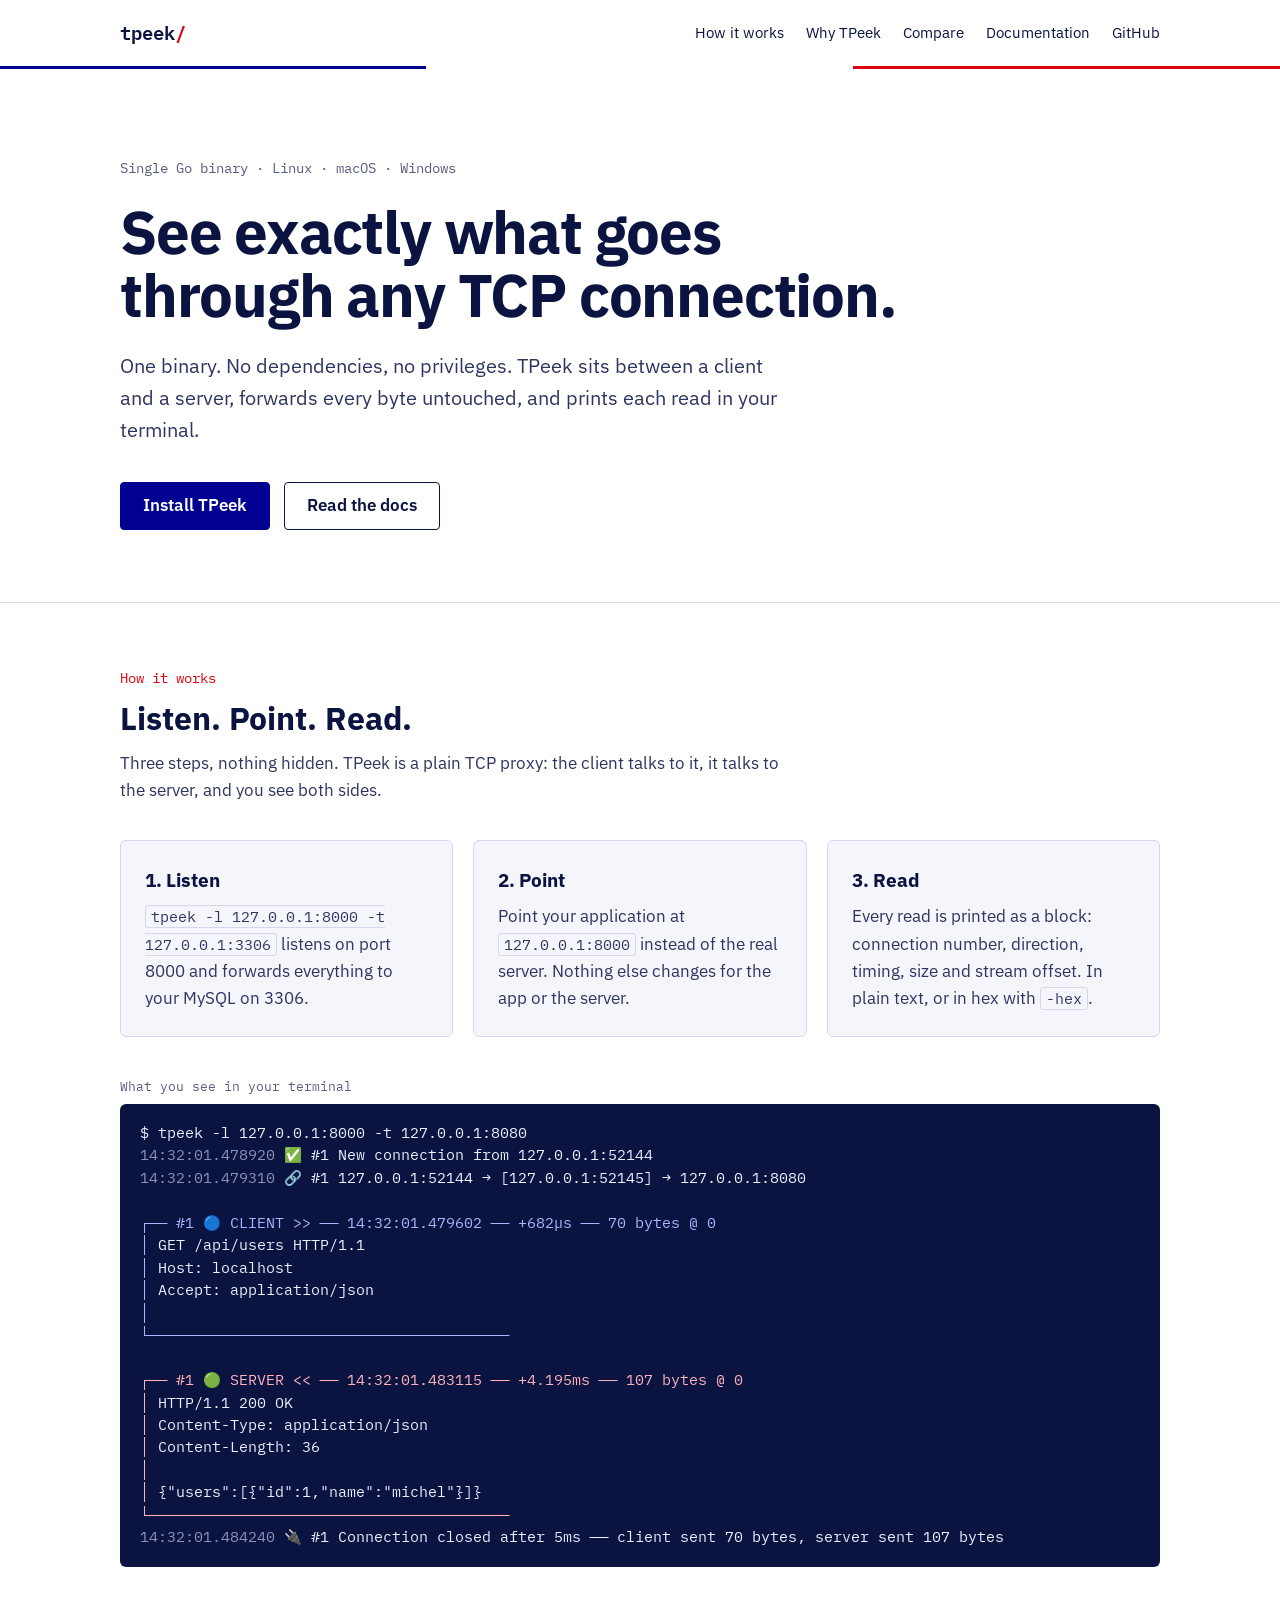
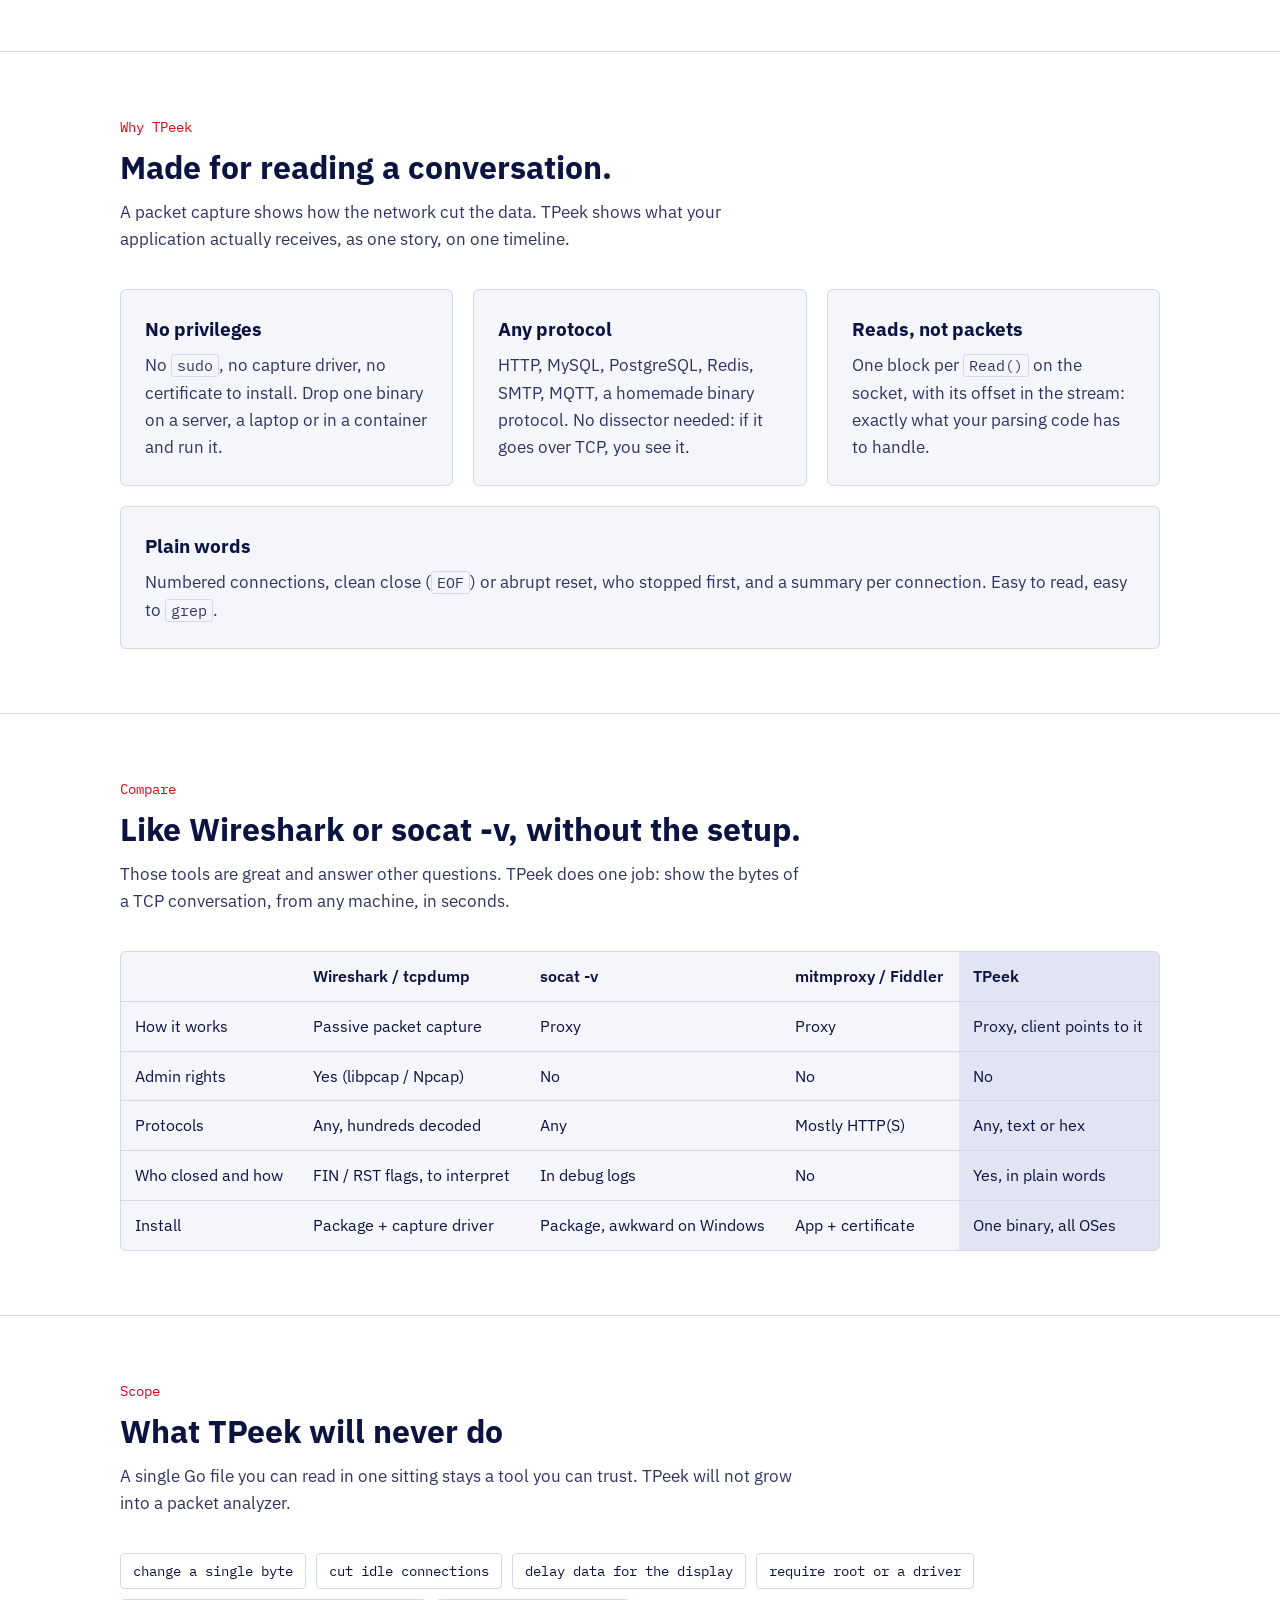
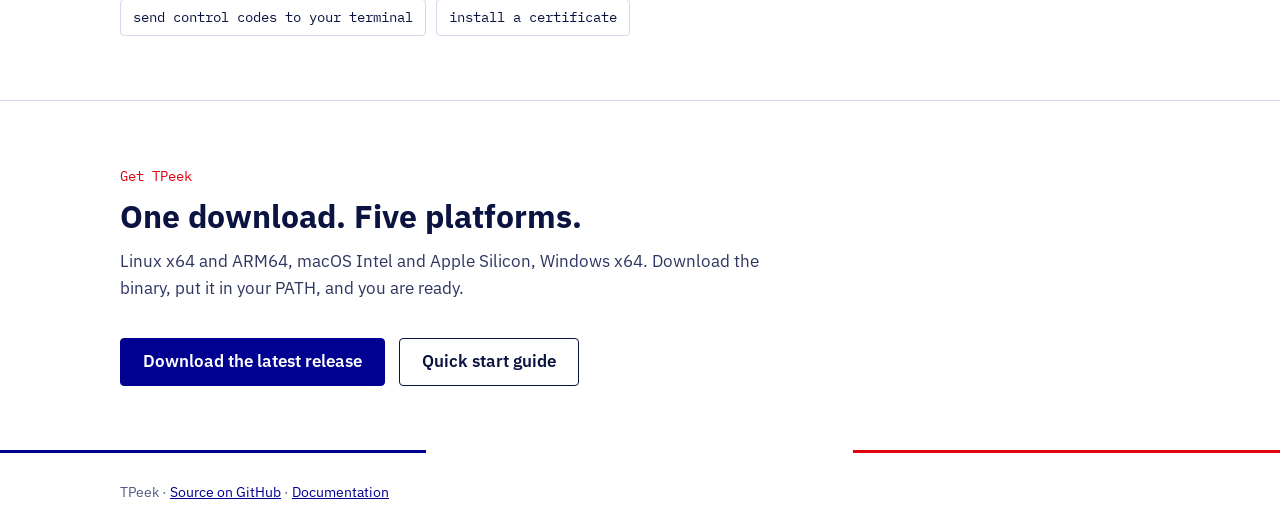
<file: docs/index.html>
<!doctype html>
<html lang="en">
<head>
<meta charset="utf-8">
<meta name="viewport" content="width=device-width, initial-scale=1">
<title>TPeek — see every byte that goes through a TCP connection</title>
<meta name="description" content="TPeek is a transparent TCP proxy for debugging, as a single Go binary. It forwards every byte untouched and prints each read in your terminal. Any protocol. No dependencies, no privileges.">
<link rel="preconnect" href="https://fonts.googleapis.com">
<link rel="preconnect" href="https://fonts.gstatic.com" crossorigin>
<link href="https://fonts.googleapis.com/css2?family=IBM+Plex+Mono:wght@400;600&family=IBM+Plex+Sans:wght@400;600;700&display=swap" rel="stylesheet">
<link rel="stylesheet" href="style.css">
</head>
<body>

<header class="site-header">
  <div class="wrap">
    <a class="logo" href="./">tpeek<span>/</span></a>
    <nav class="site-nav" aria-label="Main">
      <a href="#how">How it works</a>
      <a href="#why">Why TPeek</a>
      <a href="#compare">Compare</a>
      <a href="docs.html">Documentation</a>
      <a href="https://github.com/michelware/tpeek">GitHub</a>
    </nav>
  </div>
</header>

<main>
  <div class="wrap">
    <div class="hero">
      <p class="eyebrow">Single Go binary · Linux · macOS · Windows</p>
      <h1>See exactly what goes through any TCP connection.</h1>
      <p class="lead">One binary. No dependencies, no privileges. TPeek sits between a client and a server, forwards every byte untouched, and prints each read in your terminal.</p>
      <div class="actions">
        <a class="button primary" href="docs.html#install">Install TPeek</a>
        <a class="button" href="docs.html">Read the docs</a>
      </div>
    </div>
  </div>

  <section id="how">
    <div class="wrap">
      <p class="label">How it works</p>
      <h2>Listen. Point. Read.</h2>
      <p class="section-lead">Three steps, nothing hidden. TPeek is a plain TCP proxy: the client talks to it, it talks to the server, and you see both sides.</p>
      <div class="grid">
        <div class="card">
          <h3>1. Listen</h3>
          <p><code>tpeek -l 127.0.0.1:8000 -t 127.0.0.1:3306</code> listens on port 8000 and forwards everything to your MySQL on 3306.</p>
        </div>
        <div class="card">
          <h3>2. Point</h3>
          <p>Point your application at <code>127.0.0.1:8000</code> instead of the real server. Nothing else changes for the app or the server.</p>
        </div>
        <div class="card">
          <h3>3. Read</h3>
          <p>Every read is printed as a block: connection number, direction, timing, size and stream offset. In plain text, or in hex with <code>-hex</code>.</p>
        </div>
      </div>
      <p class="terminal-title">What you see in your terminal</p>
<pre>$ tpeek -l 127.0.0.1:8000 -t 127.0.0.1:8080
<span class="c">14:32:01.478920</span> ✅ #1 New connection from 127.0.0.1:52144
<span class="c">14:32:01.479310</span> 🔗 #1 127.0.0.1:52144 → [127.0.0.1:52145] → 127.0.0.1:8080

<span class="k">┌── #1 🔵 CLIENT &gt;&gt; ── 14:32:01.479602 ── +682µs ── 70 bytes @ 0</span>
<span class="k">│</span> GET /api/users HTTP/1.1
<span class="k">│</span> Host: localhost
<span class="k">│</span> Accept: application/json
<span class="k">│</span>
<span class="k">└────────────────────────────────────────</span>

<span class="v">┌── #1 🟢 SERVER &lt;&lt; ── 14:32:01.483115 ── +4.195ms ── 107 bytes @ 0</span>
<span class="v">│</span> HTTP/1.1 200 OK
<span class="v">│</span> Content-Type: application/json
<span class="v">│</span> Content-Length: 36
<span class="v">│</span>
<span class="v">│</span> {"users":[{"id":1,"name":"michel"}]}
<span class="v">└────────────────────────────────────────</span>
<span class="c">14:32:01.484240</span> 🔌 #1 Connection closed after 5ms ── client sent 70 bytes, server sent 107 bytes</pre>
    </div>
  </section>

  <section id="why">
    <div class="wrap">
      <p class="label">Why TPeek</p>
      <h2>Made for reading a conversation.</h2>
      <p class="section-lead">A packet capture shows how the network cut the data. TPeek shows what your application actually receives, as one story, on one timeline.</p>
      <div class="grid">
        <div class="card">
          <h3>No privileges</h3>
          <p>No <code>sudo</code>, no capture driver, no certificate to install. Drop one binary on a server, a laptop or in a container and run it.</p>
        </div>
        <div class="card">
          <h3>Any protocol</h3>
          <p>HTTP, MySQL, PostgreSQL, Redis, SMTP, MQTT, a homemade binary protocol. No dissector needed: if it goes over TCP, you see it.</p>
        </div>
        <div class="card">
          <h3>Reads, not packets</h3>
          <p>One block per <code>Read()</code> on the socket, with its offset in the stream: exactly what your parsing code has to handle.</p>
        </div>
        <div class="card">
          <h3>Plain words</h3>
          <p>Numbered connections, clean close (<code>EOF</code>) or abrupt reset, who stopped first, and a summary per connection. Easy to read, easy to <code>grep</code>.</p>
        </div>
      </div>
    </div>
  </section>

  <section id="compare">
    <div class="wrap">
      <p class="label">Compare</p>
      <h2>Like Wireshark or socat -v, without the setup.</h2>
      <p class="section-lead">Those tools are great and answer other questions. TPeek does one job: show the bytes of a TCP conversation, from any machine, in seconds.</p>
      <div class="table-box">
        <table>
          <thead>
            <tr><th></th><th>Wireshark / tcpdump</th><th>socat -v</th><th>mitmproxy / Fiddler</th><th class="us">TPeek</th></tr>
          </thead>
          <tbody>
            <tr><td>How it works</td><td>Passive packet capture</td><td>Proxy</td><td>Proxy</td><td class="us">Proxy, client points to it</td></tr>
            <tr><td>Admin rights</td><td>Yes (libpcap / Npcap)</td><td>No</td><td>No</td><td class="us">No</td></tr>
            <tr><td>Protocols</td><td>Any, hundreds decoded</td><td>Any</td><td>Mostly HTTP(S)</td><td class="us">Any, text or hex</td></tr>
            <tr><td>Who closed and how</td><td>FIN / RST flags, to interpret</td><td>In debug logs</td><td>No</td><td class="us">Yes, in plain words</td></tr>
            <tr><td>Install</td><td>Package + capture driver</td><td>Package, awkward on Windows</td><td>App + certificate</td><td class="us">One binary, all OSes</td></tr>
          </tbody>
        </table>
      </div>
    </div>
  </section>

  <section id="never">
    <div class="wrap">
      <p class="label">Scope</p>
      <h2>What TPeek will never do</h2>
      <p class="section-lead">A single Go file you can read in one sitting stays a tool you can trust. TPeek will not grow into a packet analyzer.</p>
      <ul class="never">
        <li>change a single byte</li>
        <li>cut idle connections</li>
        <li>delay data for the display</li>
        <li>require root or a driver</li>
        <li>send control codes to your terminal</li>
        <li>install a certificate</li>
      </ul>
    </div>
  </section>

  <section id="get">
    <div class="wrap">
      <p class="label">Get TPeek</p>
      <h2>One download. Five platforms.</h2>
      <p class="section-lead">Linux x64 and ARM64, macOS Intel and Apple Silicon, Windows x64. Download the binary, put it in your PATH, and you are ready.</p>
      <div class="actions">
        <a class="button primary" href="https://github.com/michelware/tpeek/releases/latest">Download the latest release</a>
        <a class="button" href="docs.html#quick-start">Quick start guide</a>
      </div>
    </div>
  </section>
</main>

<footer class="site-footer">
  <div class="wrap">TPeek · <a href="https://github.com/michelware/tpeek">Source on GitHub</a> · <a href="docs.html">Documentation</a></div>
</footer>

</body>
</html>
</file>
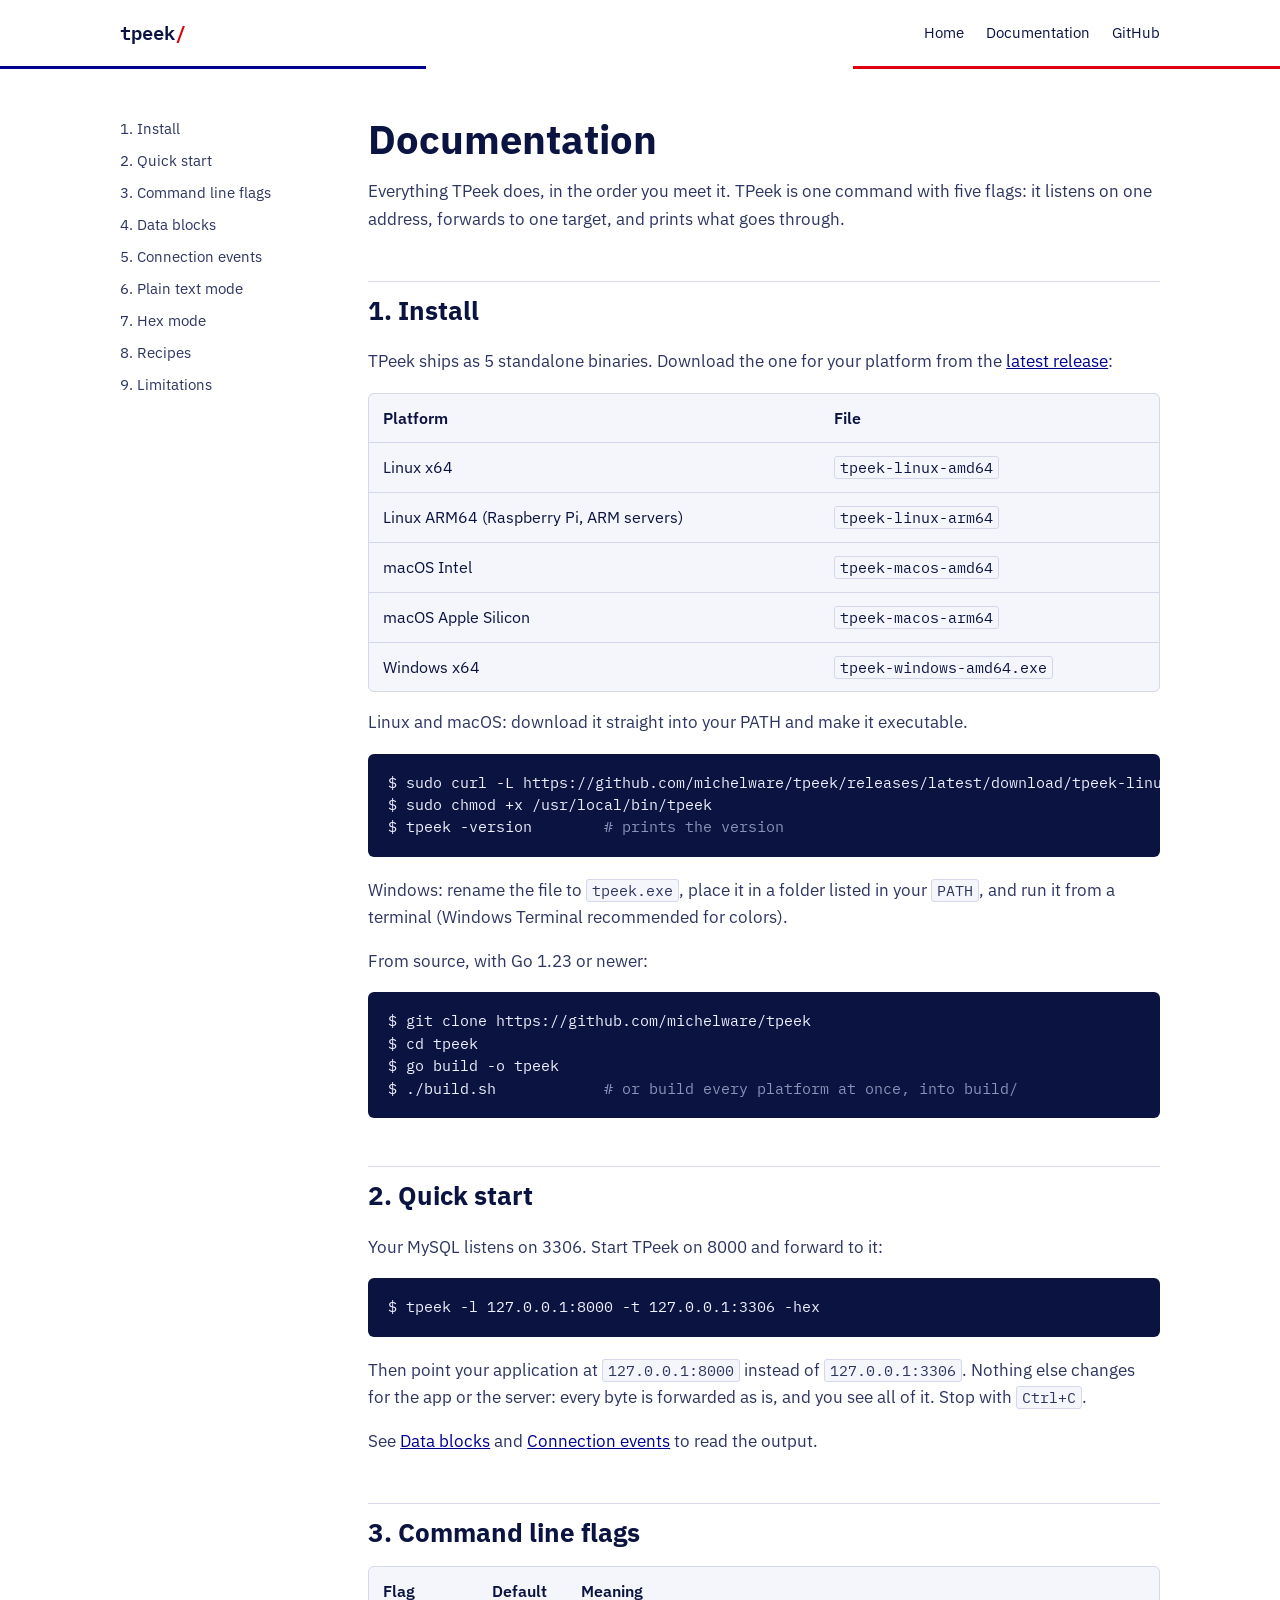
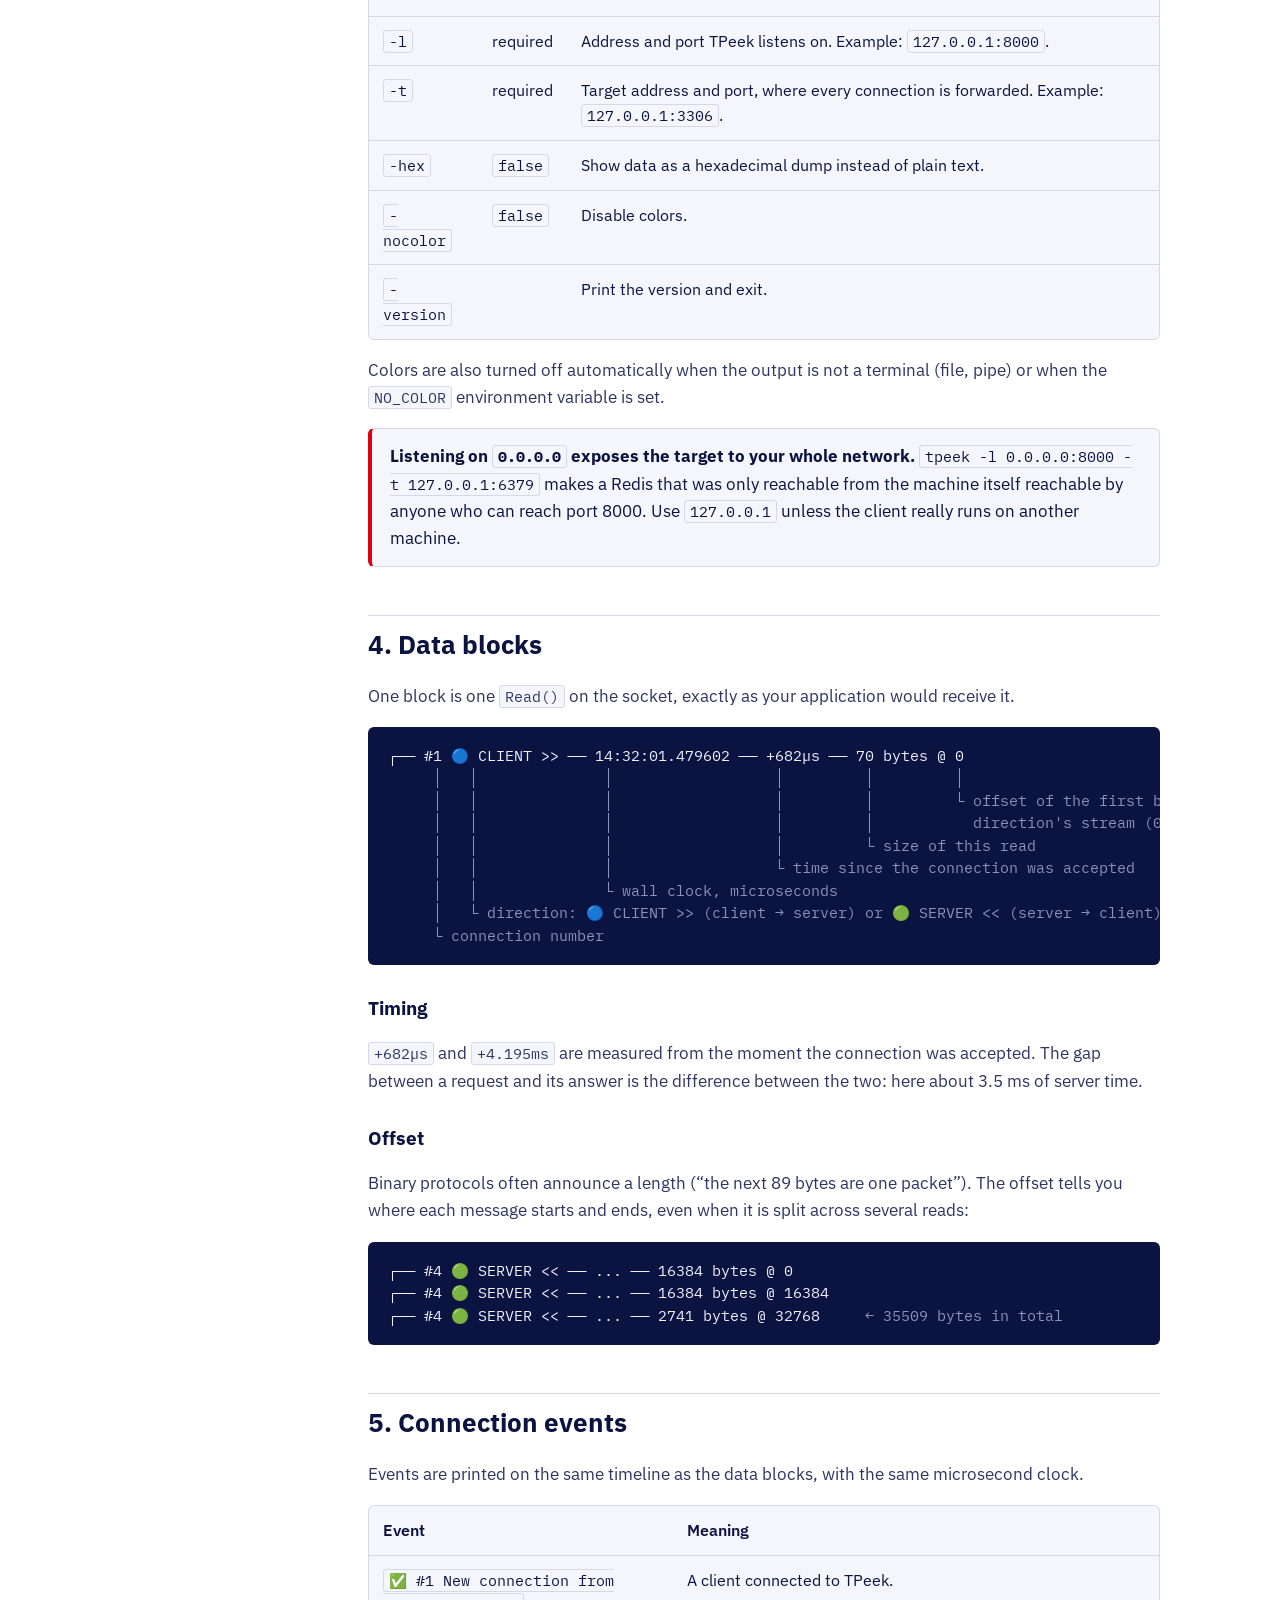
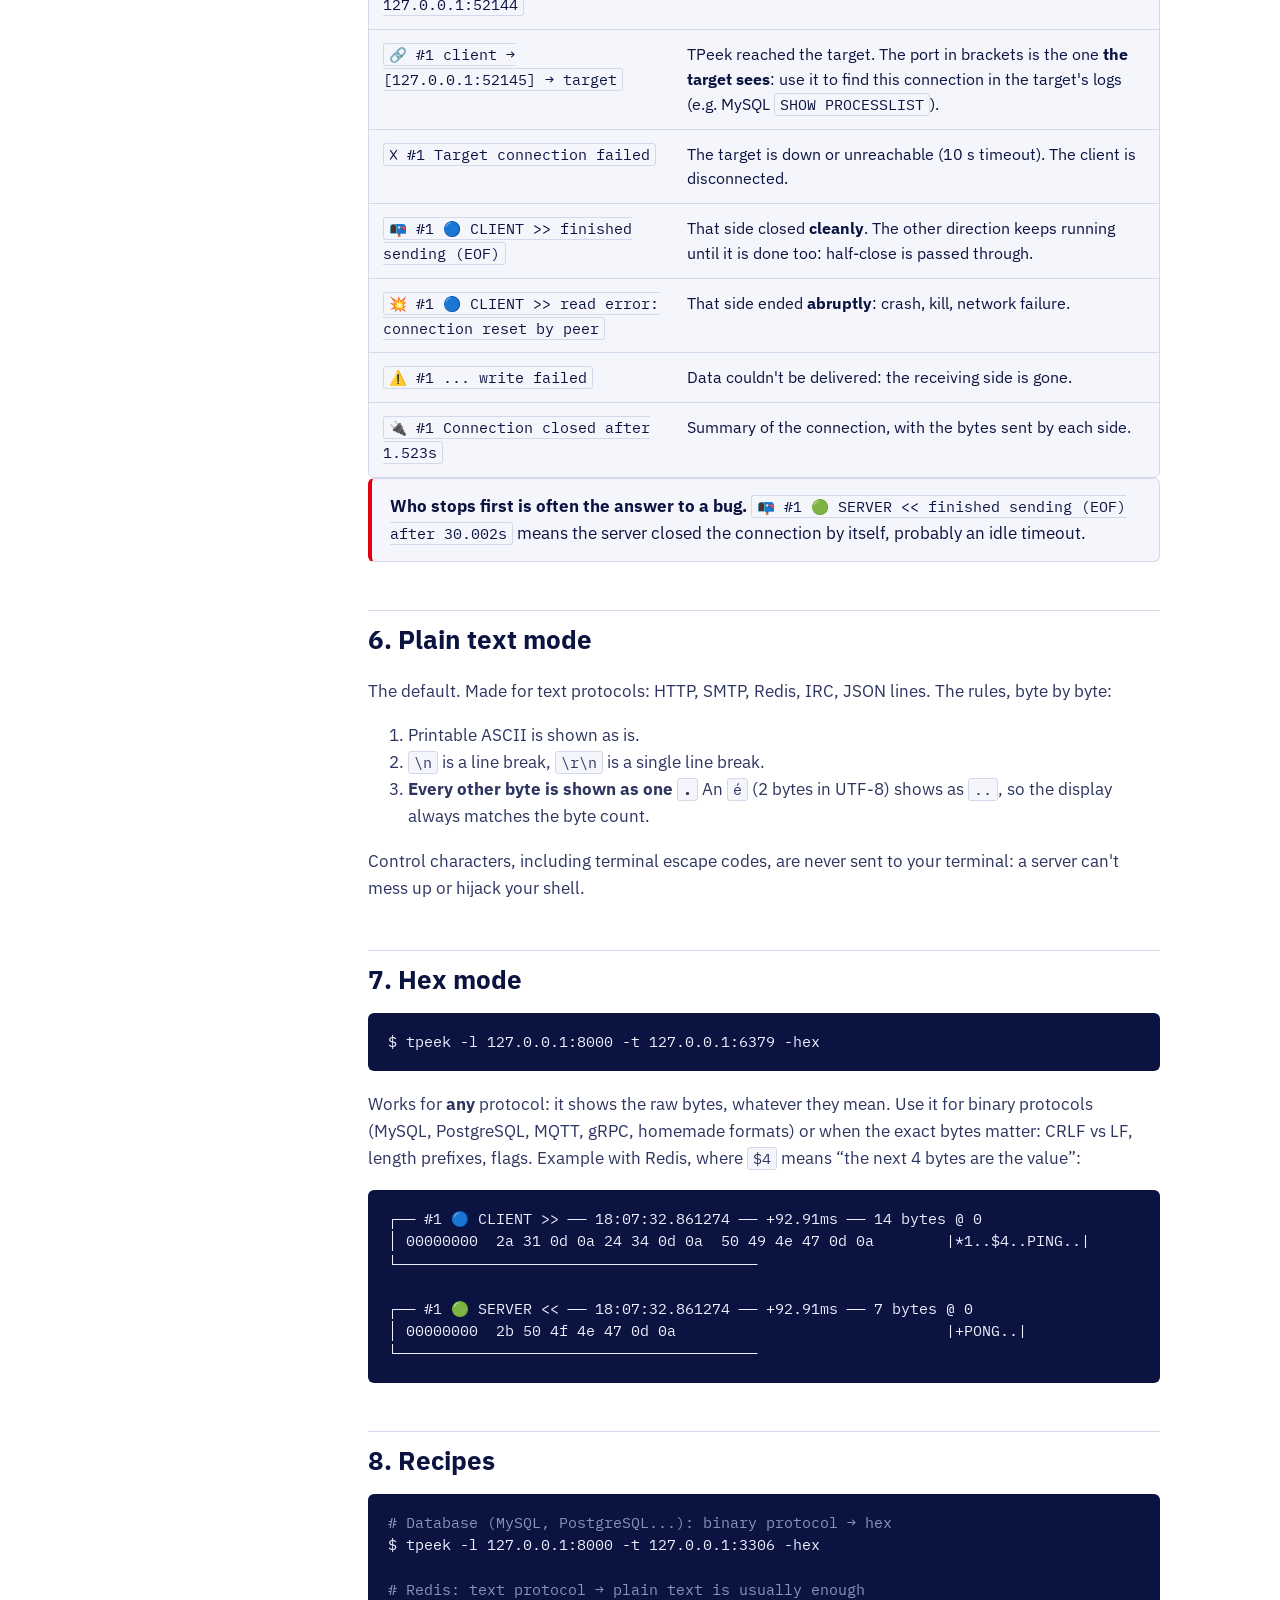
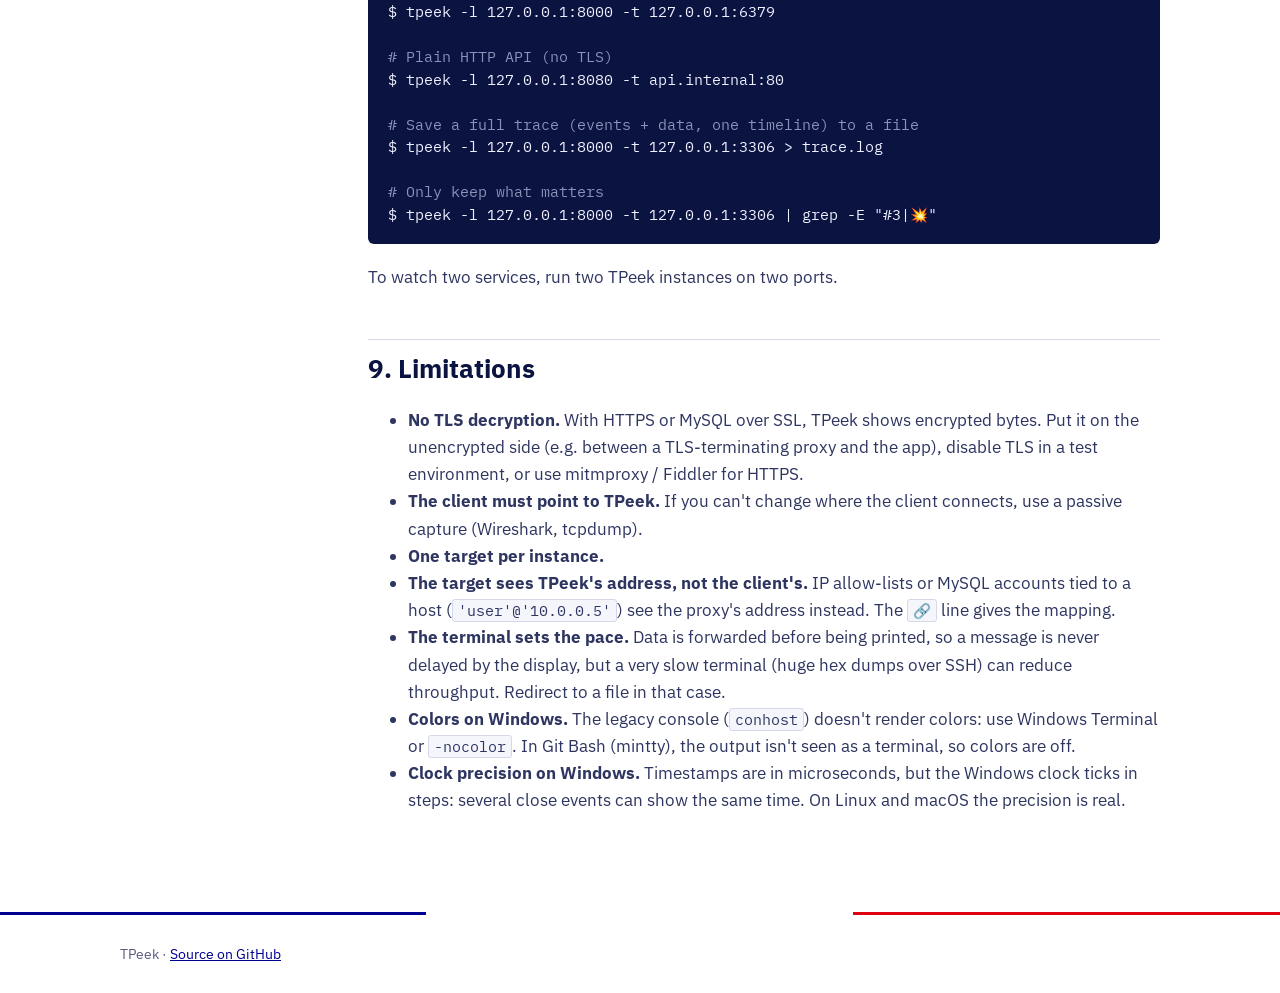
<file: docs/docs.html>
<!doctype html>
<html lang="en">
<head>
<meta charset="utf-8">
<meta name="viewport" content="width=device-width, initial-scale=1">
<title>TPeek documentation</title>
<meta name="description" content="Install and use TPeek: the 5 binaries, command line flags, reading data blocks and connection events, plain text and hex modes, recipes and limitations.">
<link rel="preconnect" href="https://fonts.googleapis.com">
<link rel="preconnect" href="https://fonts.gstatic.com" crossorigin>
<link href="https://fonts.googleapis.com/css2?family=IBM+Plex+Mono:wght@400;600&family=IBM+Plex+Sans:wght@400;600;700&display=swap" rel="stylesheet">
<link rel="stylesheet" href="style.css">
</head>
<body>

<header class="site-header">
  <div class="wrap">
    <a class="logo" href="./">tpeek<span>/</span></a>
    <nav class="site-nav" aria-label="Main">
      <a href="./">Home</a>
      <a href="docs.html">Documentation</a>
      <a href="https://github.com/michelware/tpeek">GitHub</a>
    </nav>
  </div>
</header>

<main class="wrap">
<div class="docs">

<nav class="toc" aria-label="Documentation">
  <ol>
    <li><a href="#install">1. Install</a></li>
    <li><a href="#quick-start">2. Quick start</a></li>
    <li><a href="#flags">3. Command line flags</a></li>
    <li><a href="#blocks">4. Data blocks</a></li>
    <li><a href="#events">5. Connection events</a></li>
    <li><a href="#text">6. Plain text mode</a></li>
    <li><a href="#hex">7. Hex mode</a></li>
    <li><a href="#recipes">8. Recipes</a></li>
    <li><a href="#limits">9. Limitations</a></li>
  </ol>
</nav>

<article>
<h1>Documentation</h1>
<p>Everything TPeek does, in the order you meet it. TPeek is one command with five flags: it listens on one address, forwards to one target, and prints what goes through.</p>

<h2 id="install">1. Install</h2>
<p>TPeek ships as 5 standalone binaries. Download the one for your platform from the <a href="https://github.com/michelware/tpeek/releases/latest">latest release</a>:</p>
<div class="table-box">
<table>
  <thead><tr><th>Platform</th><th>File</th></tr></thead>
  <tbody>
    <tr><td>Linux x64</td><td><code>tpeek-linux-amd64</code></td></tr>
    <tr><td>Linux ARM64 (Raspberry Pi, ARM servers)</td><td><code>tpeek-linux-arm64</code></td></tr>
    <tr><td>macOS Intel</td><td><code>tpeek-macos-amd64</code></td></tr>
    <tr><td>macOS Apple Silicon</td><td><code>tpeek-macos-arm64</code></td></tr>
    <tr><td>Windows x64</td><td><code>tpeek-windows-amd64.exe</code></td></tr>
  </tbody>
</table>
</div>
<p>Linux and macOS: download it straight into your PATH and make it executable.</p>
<pre>$ sudo curl -L https://github.com/michelware/tpeek/releases/latest/download/tpeek-linux-amd64 -o /usr/local/bin/tpeek
$ sudo chmod +x /usr/local/bin/tpeek
$ tpeek -version        <span class="c"># prints the version</span></pre>
<p>Windows: rename the file to <code>tpeek.exe</code>, place it in a folder listed in your <code>PATH</code>, and run it from a terminal (Windows Terminal recommended for colors).</p>
<p>From source, with Go 1.23 or newer:</p>
<pre>$ git clone https://github.com/michelware/tpeek
$ cd tpeek
$ go build -o tpeek
$ ./build.sh            <span class="c"># or build every platform at once, into build/</span></pre>

<h2 id="quick-start">2. Quick start</h2>
<p>Your MySQL listens on 3306. Start TPeek on 8000 and forward to it:</p>
<pre>$ tpeek -l 127.0.0.1:8000 -t 127.0.0.1:3306 -hex</pre>
<p>Then point your application at <code>127.0.0.1:8000</code> instead of <code>127.0.0.1:3306</code>. Nothing else changes for the app or the server: every byte is forwarded as is, and you see all of it. Stop with <code>Ctrl+C</code>.</p>
<p>See <a href="#blocks">Data blocks</a> and <a href="#events">Connection events</a> to read the output.</p>

<h2 id="flags">3. Command line flags</h2>
<div class="table-box">
<table>
  <thead><tr><th>Flag</th><th>Default</th><th>Meaning</th></tr></thead>
  <tbody>
    <tr><td><code>-l</code></td><td>required</td><td>Address and port TPeek listens on. Example: <code>127.0.0.1:8000</code>.</td></tr>
    <tr><td><code>-t</code></td><td>required</td><td>Target address and port, where every connection is forwarded. Example: <code>127.0.0.1:3306</code>.</td></tr>
    <tr><td><code>-hex</code></td><td><code>false</code></td><td>Show data as a hexadecimal dump instead of plain text.</td></tr>
    <tr><td><code>-nocolor</code></td><td><code>false</code></td><td>Disable colors.</td></tr>
    <tr><td><code>-version</code></td><td></td><td>Print the version and exit.</td></tr>
  </tbody>
</table>
</div>
<p>Colors are also turned off automatically when the output is not a terminal (file, pipe) or when the <code>NO_COLOR</code> environment variable is set.</p>
<div class="note"><strong>Listening on <code>0.0.0.0</code> exposes the target to your whole network.</strong> <code>tpeek -l 0.0.0.0:8000 -t 127.0.0.1:6379</code> makes a Redis that was only reachable from the machine itself reachable by anyone who can reach port 8000. Use <code>127.0.0.1</code> unless the client really runs on another machine.</div>

<h2 id="blocks">4. Data blocks</h2>
<p>One block is one <code>Read()</code> on the socket, exactly as your application would receive it.</p>
<pre>┌── #1 🔵 CLIENT &gt;&gt; ── 14:32:01.479602 ── +682µs ── 70 bytes @ 0
     <span class="c">│   │              │                  │         │         │
     │   │              │                  │         │         └ offset of the first byte in this
     │   │              │                  │         │           direction's stream (0 = very first byte)
     │   │              │                  │         └ size of this read
     │   │              │                  └ time since the connection was accepted
     │   │              └ wall clock, microseconds
     │   └ direction: 🔵 CLIENT &gt;&gt; (client → server) or 🟢 SERVER &lt;&lt; (server → client)
     └ connection number</span></pre>
<h3>Timing</h3>
<p><code>+682µs</code> and <code>+4.195ms</code> are measured from the moment the connection was accepted. The gap between a request and its answer is the difference between the two: here about 3.5 ms of server time.</p>
<h3>Offset</h3>
<p>Binary protocols often announce a length (“the next 89 bytes are one packet”). The offset tells you where each message starts and ends, even when it is split across several reads:</p>
<pre>┌── #4 🟢 SERVER &lt;&lt; ── ... ── 16384 bytes @ 0
┌── #4 🟢 SERVER &lt;&lt; ── ... ── 16384 bytes @ 16384
┌── #4 🟢 SERVER &lt;&lt; ── ... ── 2741 bytes @ 32768     <span class="c">← 35509 bytes in total</span></pre>

<h2 id="events">5. Connection events</h2>
<p>Events are printed on the same timeline as the data blocks, with the same microsecond clock.</p>
<div class="table-box">
<table>
  <thead><tr><th>Event</th><th>Meaning</th></tr></thead>
  <tbody>
    <tr><td><code>✅ #1 New connection from 127.0.0.1:52144</code></td><td>A client connected to TPeek.</td></tr>
    <tr><td><code>🔗 #1 client → [127.0.0.1:52145] → target</code></td><td>TPeek reached the target. The port in brackets is the one <strong>the target sees</strong>: use it to find this connection in the target's logs (e.g. MySQL <code>SHOW PROCESSLIST</code>).</td></tr>
    <tr><td><code>❌ #1 Target connection failed</code></td><td>The target is down or unreachable (10 s timeout). The client is disconnected.</td></tr>
    <tr><td><code>📭 #1 🔵 CLIENT &gt;&gt; finished sending (EOF)</code></td><td>That side closed <strong>cleanly</strong>. The other direction keeps running until it is done too: half-close is passed through.</td></tr>
    <tr><td><code>💥 #1 🔵 CLIENT &gt;&gt; read error: connection reset by peer</code></td><td>That side ended <strong>abruptly</strong>: crash, kill, network failure.</td></tr>
    <tr><td><code>⚠️ #1 ... write failed</code></td><td>Data couldn't be delivered: the receiving side is gone.</td></tr>
    <tr><td><code>🔌 #1 Connection closed after 1.523s</code></td><td>Summary of the connection, with the bytes sent by each side.</td></tr>
  </tbody>
</table>
</div>
<div class="note"><strong>Who stops first is often the answer to a bug.</strong> <code>📭 #1 🟢 SERVER &lt;&lt; finished sending (EOF) after 30.002s</code> means the server closed the connection by itself, probably an idle timeout.</div>

<h2 id="text">6. Plain text mode</h2>
<p>The default. Made for text protocols: HTTP, SMTP, Redis, IRC, JSON lines. The rules, byte by byte:</p>
<ol>
  <li>Printable ASCII is shown as is.</li>
  <li><code>\n</code> is a line break, <code>\r\n</code> is a single line break.</li>
  <li><strong>Every other byte is shown as one <code>.</code></strong> An <code>é</code> (2 bytes in UTF-8) shows as <code>..</code>, so the display always matches the byte count.</li>
</ol>
<p>Control characters, including terminal escape codes, are never sent to your terminal: a server can't mess up or hijack your shell.</p>

<h2 id="hex">7. Hex mode</h2>
<pre>$ tpeek -l 127.0.0.1:8000 -t 127.0.0.1:6379 -hex</pre>
<p>Works for <strong>any</strong> protocol: it shows the raw bytes, whatever they mean. Use it for binary protocols (MySQL, PostgreSQL, MQTT, gRPC, homemade formats) or when the exact bytes matter: CRLF vs LF, length prefixes, flags. Example with Redis, where <code>$4</code> means “the next 4 bytes are the value”:</p>
<pre>┌── #1 🔵 CLIENT &gt;&gt; ── 18:07:32.861274 ── +92.91ms ── 14 bytes @ 0
│ 00000000  2a 31 0d 0a 24 34 0d 0a  50 49 4e 47 0d 0a        |*1..$4..PING..|
└────────────────────────────────────────

┌── #1 🟢 SERVER &lt;&lt; ── 18:07:32.861274 ── +92.91ms ── 7 bytes @ 0
│ 00000000  2b 50 4f 4e 47 0d 0a                              |+PONG..|
└────────────────────────────────────────</pre>

<h2 id="recipes">8. Recipes</h2>
<pre><span class="c"># Database (MySQL, PostgreSQL...): binary protocol → hex</span>
$ tpeek -l 127.0.0.1:8000 -t 127.0.0.1:3306 -hex

<span class="c"># Redis: text protocol → plain text is usually enough</span>
$ tpeek -l 127.0.0.1:8000 -t 127.0.0.1:6379

<span class="c"># Plain HTTP API (no TLS)</span>
$ tpeek -l 127.0.0.1:8080 -t api.internal:80

<span class="c"># Save a full trace (events + data, one timeline) to a file</span>
$ tpeek -l 127.0.0.1:8000 -t 127.0.0.1:3306 &gt; trace.log

<span class="c"># Only keep what matters</span>
$ tpeek -l 127.0.0.1:8000 -t 127.0.0.1:3306 | grep -E "#3|💥"</pre>
<p>To watch two services, run two TPeek instances on two ports.</p>

<h2 id="limits">9. Limitations</h2>
<ul>
  <li><strong>No TLS decryption.</strong> With HTTPS or MySQL over SSL, TPeek shows encrypted bytes. Put it on the unencrypted side (e.g. between a TLS-terminating proxy and the app), disable TLS in a test environment, or use mitmproxy / Fiddler for HTTPS.</li>
  <li><strong>The client must point to TPeek.</strong> If you can't change where the client connects, use a passive capture (Wireshark, tcpdump).</li>
  <li><strong>One target per instance.</strong></li>
  <li><strong>The target sees TPeek's address, not the client's.</strong> IP allow-lists or MySQL accounts tied to a host (<code>'user'@'10.0.0.5'</code>) see the proxy's address instead. The <code>🔗</code> line gives the mapping.</li>
  <li><strong>The terminal sets the pace.</strong> Data is forwarded before being printed, so a message is never delayed by the display, but a very slow terminal (huge hex dumps over SSH) can reduce throughput. Redirect to a file in that case.</li>
  <li><strong>Colors on Windows.</strong> The legacy console (<code>conhost</code>) doesn't render colors: use Windows Terminal or <code>-nocolor</code>. In Git Bash (mintty), the output isn't seen as a terminal, so colors are off.</li>
  <li><strong>Clock precision on Windows.</strong> Timestamps are in microseconds, but the Windows clock ticks in steps: several close events can show the same time. On Linux and macOS the precision is real.</li>
</ul>

</article>
</div>
</main>

<footer class="site-footer">
  <div class="wrap">TPeek · <a href="https://github.com/michelware/tpeek">Source on GitHub</a></div>
</footer>

</body>
</html>
</file>
<file: docs/style.css>
/* TPeek site — shared stylesheet. No framework, no build step. */

/* Colour chart: blue, white, red, the colours of France and Paris. */
:root {
  --blue: #000091;
  --white: #ffffff;
  --red: #e1000f;
  --ground: #ffffff;
  --surface: #f5f6fc;
  --ink: #0b1340;
  --ink-soft: #2e3560;
  --ink-mute: #565c80;
  --line: #d5d8ea;
  --accent: var(--blue);
  --accent-2: var(--red);
  --code-bg: #0b1340;
  --code-ink: #eef0ff;
  --code-comment: #8c93b8;
  --code-key: #a9b6ff;
  --code-value: #ffb4b9;
  --font-sans: "IBM Plex Sans", system-ui, -apple-system, "Segoe UI", sans-serif;
  --font-mono: "IBM Plex Mono", ui-monospace, "SFMono-Regular", Menlo, monospace;
}

@media (prefers-color-scheme: dark) {
  :root {
    --blue: #3d5bff;
    --ground: #070c26;
    --surface: #0f1638;
    --ink: #ffffff;
    --ink-soft: #ccd1ec;
    --ink-mute: #9aa1c6;
    --line: #232c5c;
    --accent: #8fa0ff;
    --accent-2: #ff5c66;
    --code-bg: #03061a;
  }
}

* { box-sizing: border-box; }

html { scroll-behavior: smooth; }

body {
  margin: 0;
  background: var(--ground);
  color: var(--ink);
  font-family: var(--font-sans);
  font-size: 17px;
  line-height: 1.6;
}

a { color: var(--accent); }
a:hover { text-decoration-thickness: 2px; }

.wrap { max-width: 1080px; margin: 0 auto; padding: 0 20px; }

/* Header */
.site-header {
  border-bottom: 3px solid;
  border-image: linear-gradient(to right, var(--blue) 33.3%, var(--white) 33.3% 66.6%, var(--red) 66.6%) 1;
}
.site-header .wrap {
  display: flex; flex-wrap: wrap; gap: 16px;
  align-items: center; justify-content: space-between;
  padding-top: 18px; padding-bottom: 18px;
}
.logo { font-family: var(--font-mono); font-weight: 600; font-size: 19px; color: var(--ink); text-decoration: none; }
.logo span { color: var(--accent-2); }
.site-nav { display: flex; flex-wrap: wrap; gap: 22px; font-size: 15px; }
.site-nav a { color: var(--ink); text-decoration: none; }
.site-nav a:hover { color: var(--accent-2); }

/* Hero */
.hero { padding: 88px 0 72px; }
.eyebrow { font-family: var(--font-mono); font-size: 14px; color: var(--ink-mute); margin: 0 0 20px; }
.hero h1 { margin: 0; font-size: clamp(36px, 6vw, 60px); line-height: 1.05; letter-spacing: -0.02em; max-width: 820px; }
.hero p.lead { margin: 24px 0 0; font-size: 20px; color: var(--ink-soft); max-width: 680px; }
.actions { margin-top: 36px; display: flex; flex-wrap: wrap; gap: 14px; }
.button {
  display: inline-flex; align-items: center; min-height: 48px; padding: 0 22px;
  border-radius: 4px; font-weight: 600; text-decoration: none;
  border: 1px solid var(--ink); color: var(--ink);
}
.button.primary { background: var(--accent); border-color: var(--accent); color: var(--white); }
.button.primary:hover { background: var(--accent-2); border-color: var(--accent-2); opacity: 1; }
.button:hover { text-decoration: none; opacity: 0.9; }

/* Sections */
section { padding: 64px 0; border-top: 1px solid var(--line); }
section h2 { margin: 0 0 12px; font-size: 32px; line-height: 1.2; }
.section-lead { margin: 0 0 36px; color: var(--ink-soft); max-width: 680px; }
.label { font-family: var(--font-mono); font-size: 14px; color: var(--accent-2); margin: 0 0 10px; }

.grid { display: flex; flex-wrap: wrap; gap: 20px; }
.card {
  flex: 1 1 280px; background: var(--surface); border: 1px solid var(--line);
  border-radius: 6px; padding: 24px;
}
.card h3 { margin: 0 0 8px; font-size: 19px; }
.card p { margin: 0; color: var(--ink-soft); }

/* Code */
pre, code { font-family: var(--font-mono); font-size: 14.5px; }
pre {
  background: var(--code-bg); color: var(--code-ink);
  border-radius: 6px; padding: 18px 20px; overflow-x: auto; line-height: 1.55; margin: 0 0 20px;
}
:not(pre) > code { background: var(--surface); border: 1px solid var(--line); border-radius: 3px; padding: 1px 5px; }
.c { color: var(--code-comment); }
.k { color: var(--code-key); }
.v { color: var(--code-value); }

.terminal-title { font-family: var(--font-mono); font-size: 13px; color: var(--ink-mute); margin: 0 0 6px; }
.grid + .terminal-title { margin-top: 40px; }

/* Tables */
.table-box { overflow-x: auto; border: 1px solid var(--line); border-radius: 6px; background: var(--surface); }
table { border-collapse: collapse; width: 100%; min-width: 640px; font-size: 15.5px; }
th, td { text-align: left; padding: 12px 14px; border-bottom: 1px solid var(--line); vertical-align: top; }
th { font-weight: 600; }
tr:last-child td { border-bottom: 0; }
td.us, th.us { background: color-mix(in srgb, var(--accent) 8%, transparent); }

/* Never list */
.never { display: flex; flex-wrap: wrap; gap: 10px; list-style: none; padding: 0; margin: 0; }
.never li { font-family: var(--font-mono); font-size: 14px; padding: 6px 12px; border: 1px solid var(--line); border-radius: 4px; }

/* Quote */
blockquote { margin: 0; padding: 24px; background: var(--surface); border: 1px solid var(--line); border-radius: 6px; font-size: 19px; }
blockquote footer { margin-top: 10px; font-size: 15px; color: var(--ink-mute); }

/* Docs layout */
.docs { display: flex; flex-wrap: wrap; gap: 48px; padding: 48px 0 80px; }
.docs nav.toc { flex: 1 1 200px; max-width: 240px; font-size: 15px; }
.docs nav.toc ol { list-style: none; padding: 0; margin: 0; display: flex; flex-direction: column; gap: 8px; }
.docs nav.toc a { color: var(--ink-soft); text-decoration: none; }
.docs nav.toc a:hover { color: var(--accent); }
.docs article { flex: 999 1 560px; min-width: 0; }
.docs article h1 { margin: 0 0 12px; font-size: 40px; line-height: 1.1; }
.docs article h2 { margin: 48px 0 12px; font-size: 26px; padding-top: 8px; border-top: 1px solid var(--line); }
.docs article h3 { margin: 28px 0 8px; font-size: 19px; }
.docs article p, .docs article li { color: var(--ink-soft); }
.note { padding: 14px 18px; border: 1px solid var(--line); border-left: 4px solid var(--accent-2); border-radius: 6px; background: var(--surface); margin: 0 0 20px; }
.note strong { color: var(--ink); }

/* Footer */
.site-footer { border-top: 3px solid; border-image: linear-gradient(to right, var(--blue) 33.3%, var(--white) 33.3% 66.6%, var(--red) 66.6%) 1; padding: 28px 0; font-size: 14px; color: var(--ink-mute); }

@media (max-width: 720px) {
  .docs nav.toc { max-width: none; }
  .hero { padding: 56px 0 48px; }
}
</file>
